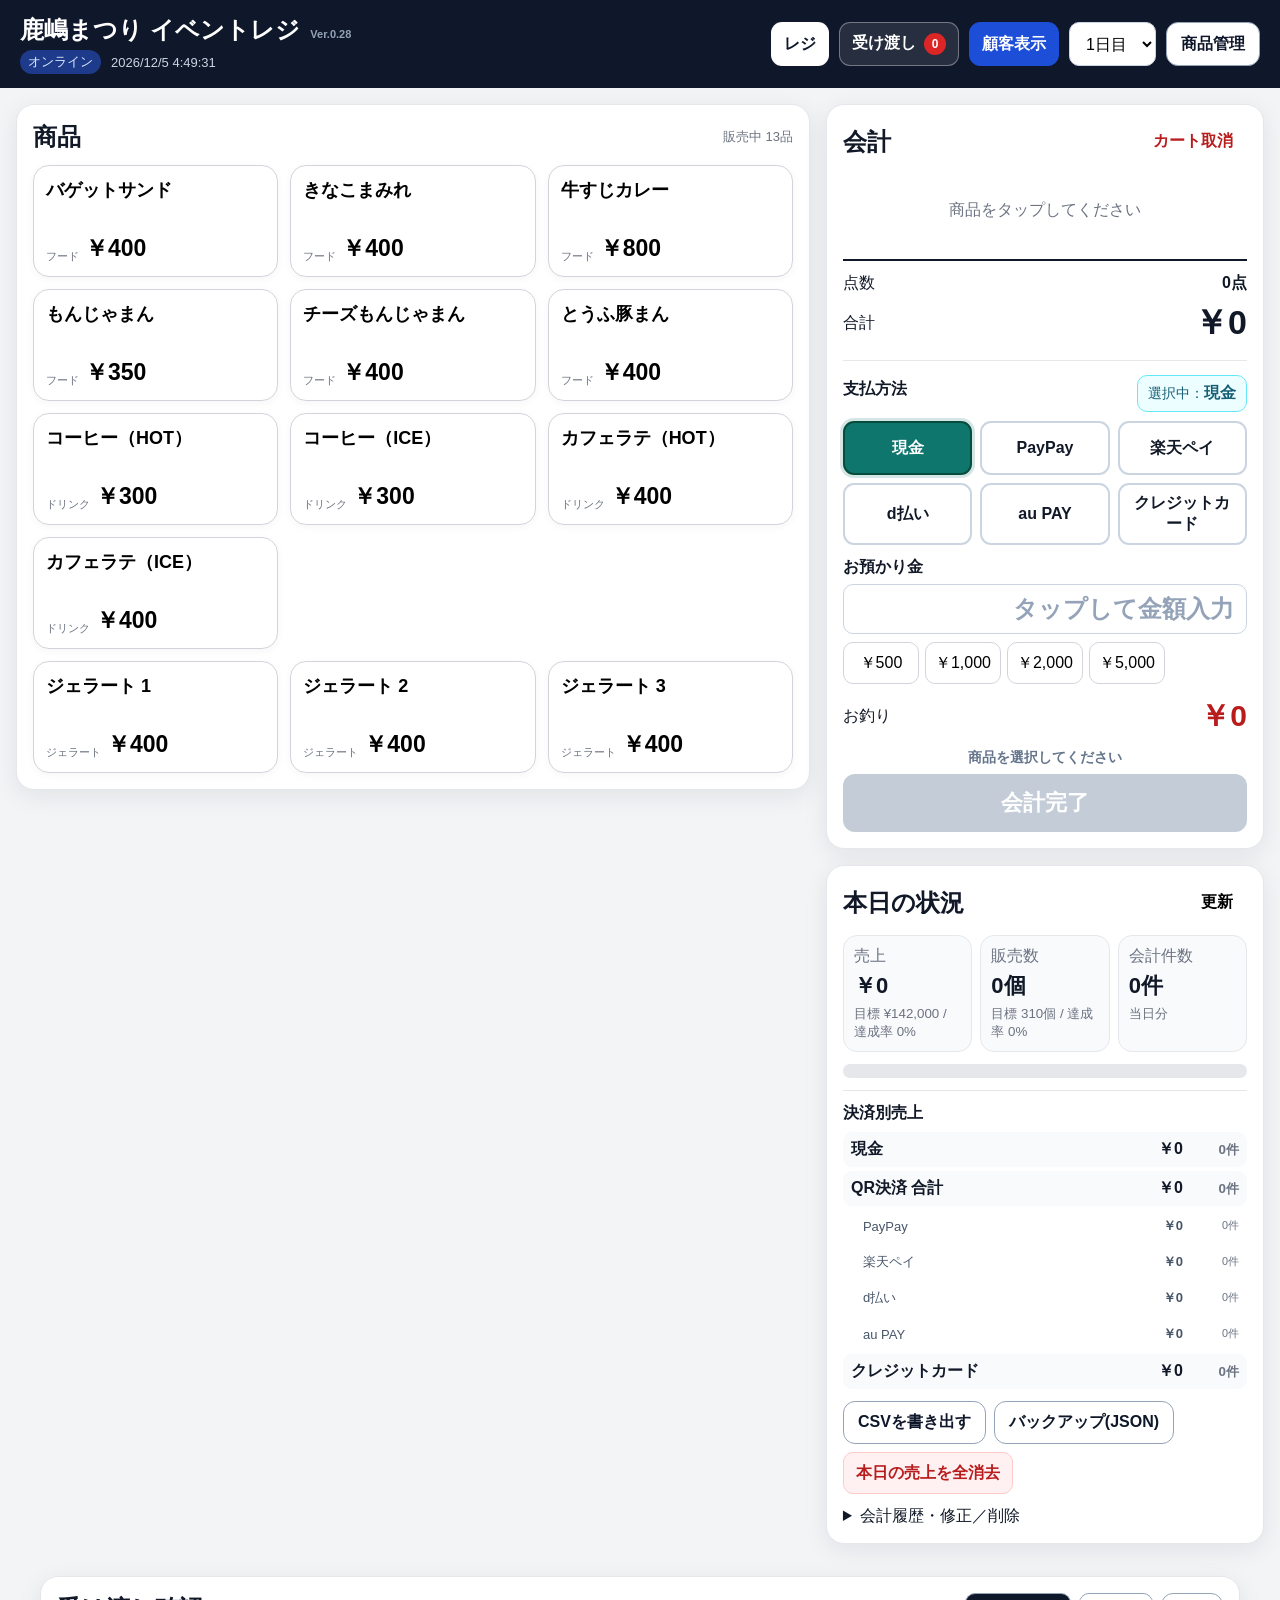
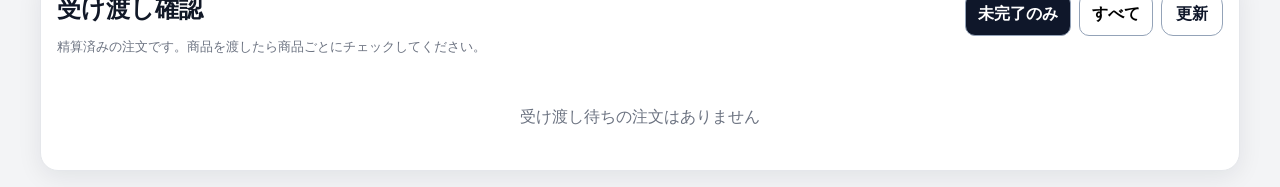
<file: index.html>
<!doctype html>
<html lang="ja">
<head>
  <meta charset="utf-8" />
  <meta name="viewport" content="width=device-width, initial-scale=1, viewport-fit=cover, user-scalable=no" />
  <meta name="theme-color" content="#0f172a" />
  <meta name="apple-mobile-web-app-capable" content="yes" />
  <meta name="apple-mobile-web-app-status-bar-style" content="black-translucent" />
  <meta name="apple-mobile-web-app-title" content="イベントレジ" />
  <link rel="manifest" href="manifest.webmanifest" />
  <link rel="apple-touch-icon" href="icons/icon-192.png" />
  <link rel="apple-touch-icon-precomposed" href="icons/icon-192.png" />
  <link rel="icon" type="image/png" href="icons/icon-192.png" />
  <link rel="stylesheet" href="styles.css?v=28" />
  <title>鹿嶋まつり イベントレジ</title>
</head>
<body>
  <header class="topbar">
    <div>
      <h1>鹿嶋まつり イベントレジ <span class="app-version">Ver.0.28</span></h1>
      <div class="subline"><span id="offlineBadge" class="badge">オフライン対応</span><span id="clock"></span></div>
    </div>
    <div class="header-actions">
      <button id="showRegister" class="nav-btn active" type="button">レジ</button>
      <button id="showFulfillment" class="nav-btn" type="button">受け渡し <span id="pendingBadge" class="count-badge">0</span></button>
      <button id="openCustomerDisplay" class="nav-btn customer-display-btn" type="button">顧客表示</button>
      <select id="eventDay" aria-label="日付区分">
        <option value="1">1日目</option>
        <option value="2">2日目</option>
      </select>
      <button id="openAdmin" class="secondary" type="button">商品管理</button>
    </div>
  </header>

  <main id="registerView" class="layout view active-view">
    <section class="panel products-panel">
      <div class="panel-title-row">
        <h2>商品</h2>
        <span id="activeProductCount" class="muted"></span>
      </div>
      <div id="productGrid" class="product-grid"></div>
    </section>

    <section class="panel cart-panel">
      <div class="panel-title-row"><h2>会計</h2><button id="clearCart" class="ghost danger">カート取消</button></div>
      <div id="cartEmpty" class="empty">商品をタップしてください</div>
      <div id="cartList" class="cart-list"></div>
      <div class="totals">
        <div><span>点数</span><strong id="itemCount">0点</strong></div>
        <div class="grand"><span>合計</span><strong id="grandTotal">¥0</strong></div>
      </div>
      <div class="payment-box">
        <div class="payment-title-row">
          <div class="payment-title">支払方法</div>
          <div class="selected-payment-display">選択中：<strong id="currentPaymentDisplay">現金</strong></div>
        </div>
        <div id="paymentMethods" class="payment-methods" role="group" aria-label="支払方法">
          <button type="button" class="payment-method active" data-payment="cash" aria-pressed="true">現金</button>
          <button type="button" class="payment-method" data-payment="paypay" aria-pressed="false">PayPay</button>
          <button type="button" class="payment-method" data-payment="rakutenpay" aria-pressed="false">楽天ペイ</button>
          <button type="button" class="payment-method" data-payment="dbarai" aria-pressed="false">d払い</button>
          <button type="button" class="payment-method" data-payment="aupay" aria-pressed="false">au PAY</button>
          <button type="button" class="payment-method" data-payment="credit" aria-pressed="false">クレジットカード</button>
        </div>
        <div id="cashPaymentArea">
          <label>お預かり金
            <input id="tendered" type="text" readonly aria-readonly="true" placeholder="タップして金額入力" />
          </label>
          <div class="quick-cash" id="quickCash"></div>
          <div class="change-row"><span>お釣り</span><strong id="change">¥0</strong></div>
        </div>
        <div id="cashlessPaymentArea" class="cashless-note" hidden>
          <strong id="selectedPaymentLabel">キャッシュレス決済</strong>
          <span>決済端末・決済アプリ側で支払い完了を確認してから「会計完了」を押してください。</span>
        </div>
        <div id="checkoutStatus" class="checkout-status muted-state">商品を選択してください</div>
        <button type="button" id="checkout" class="primary checkout" aria-disabled="true" data-ready="0" onclick="window.__kashimaCheckout && window.__kashimaCheckout(event)">会計完了</button>
      </div>
    </section>

    <section class="panel stats-panel">
      <div class="panel-title-row"><h2>本日の状況</h2><button id="refreshStats" class="ghost">更新</button></div>
      <div class="stat-cards">
        <div class="stat"><span>売上</span><strong id="todaySales">¥0</strong><small id="salesProgress">目標 ¥142,000</small></div>
        <div class="stat"><span>販売数</span><strong id="todayUnits">0個</strong><small id="unitsProgress">目標 310個</small></div>
        <div class="stat"><span>会計件数</span><strong id="todayTx">0件</strong><small>当日分</small></div>
      </div>
      <div class="progress-wrap"><div id="salesBar" class="progress-bar"></div></div>
      <div class="payment-summary-wrap">
        <h3>決済別売上</h3>
        <div id="paymentSummary" class="payment-summary"></div>
      </div>
      <div class="stats-actions">
        <button id="exportCsv" class="secondary">CSVを書き出す</button>
        <button id="exportBackup" class="secondary">バックアップ(JSON)</button>
        <button id="clearDaySales" class="danger-btn">本日の売上を全消去</button>
      </div>
      <details class="sales-log-wrap">
        <summary>会計履歴・修正／削除</summary>
        <div id="salesLog" class="sales-log"></div>
      </details>
    </section>
  </main>

  <main id="fulfillmentView" class="fulfillment-layout view">
    <section class="panel fulfillment-panel">
      <div class="panel-title-row fulfillment-head">
        <div>
          <h2>受け渡し確認</h2>
          <p class="muted">精算済みの注文です。商品を渡したら商品ごとにチェックしてください。</p>
        </div>
        <div class="fulfillment-filters">
          <button id="filterPending" class="filter-btn active" type="button">未完了のみ</button>
          <button id="filterAll" class="filter-btn" type="button">すべて</button>
          <button id="refreshFulfillment" class="secondary" type="button">更新</button>
        </div>
      </div>
      <div id="fulfillmentList" class="fulfillment-list"></div>
      <div id="fulfillmentEmpty" class="empty">受け渡し待ちの注文はありません</div>
    </section>
  </main>

  <dialog id="tenderDialog" class="tender-dialog">
    <div class="dialog-card small tender-card">
      <div class="dialog-head"><h2>お預かり金を入力</h2><button id="cancelTender" type="button" class="icon-btn" aria-label="閉じる">×</button></div>
      <div class="tender-summary"><span>会計金額</span><strong id="tenderTotalPreview">¥0</strong></div>
      <div class="tender-preview" id="tenderPreview">¥0</div>
      <div id="tenderPad" class="tender-pad" aria-label="金額入力キー">
        <button type="button" data-key="7">7</button><button type="button" data-key="8">8</button><button type="button" data-key="9">9</button>
        <button type="button" data-key="4">4</button><button type="button" data-key="5">5</button><button type="button" data-key="6">6</button>
        <button type="button" data-key="1">1</button><button type="button" data-key="2">2</button><button type="button" data-key="3">3</button>
        <button type="button" data-key="clear" class="tender-fn">C</button><button type="button" data-key="0">0</button><button type="button" data-key="back" class="tender-fn">⌫</button>
      </div>
      <button type="button" id="tenderExact" class="secondary tender-exact">ちょうど（会計金額）</button>
      <button id="confirmTender" type="button" class="primary tender-confirm">この金額で決定</button>
    </div>
  </dialog>

  <dialog id="checkoutDialog">
    <div class="dialog-card small checkout-complete-card">
      <div class="checkout-ok">✓</div>
      <h2>精算完了</h2>
      <div class="order-number-label">受付番号</div>
      <div id="checkoutOrderNo" class="order-number">—</div>
      <div id="checkoutSummary" class="checkout-summary"></div>
      <div class="dialog-footer checkout-footer">
        <button id="closeCheckoutDialog" class="secondary" type="button">続けて会計</button>
        <button id="goFulfillment" class="primary" type="button">受け渡し画面へ</button>
      </div>
    </div>
  </dialog>

  <dialog id="adminDialog">
    <form method="dialog" class="dialog-card" id="adminFormShell">
      <div class="dialog-head"><h2>商品管理</h2><button value="close" class="icon-btn" aria-label="閉じる">×</button></div>
      <p class="muted">販売済みの商品は履歴保護のため完全削除せず「販売停止」にします。</p>
      <div class="admin-sort-tools">
        <div>
          <strong>商品の並び順</strong>
          <small>この順番がレジ画面の商品ボタンに反映されます。各カテゴリーの「＋ 空白」で好きな位置に空白マスを作れます。</small>
        </div>
        <button id="sortByCategory" type="button" class="secondary">カテゴリー順に整列</button>
      </div>
      <div class="category-order-hint">カテゴリー順：<strong>フード → ドリンク → ジェラート → その他</strong>　空白マスも ↑↓ で移動できます。</div>
      <div id="adminList" class="admin-list"></div>
      <hr />
      <h3>商品を追加</h3>
      <div class="form-grid">
        <label>商品名<input id="newName" type="text" /></label>
        <label>価格<input id="newPrice" type="number" min="0" step="10" inputmode="numeric" /></label>
        <label>カテゴリー
          <select id="newCategory">
            <option>フード</option><option>ドリンク</option><option>ジェラート</option><option>その他</option>
          </select>
        </label>
      </div>
      <button id="addProduct" type="button" class="primary">＋ 商品を追加</button>
      <hr />
      <section class="ad-settings">
        <h3>顧客表示・広告設定</h3>
        <p class="muted">顧客表示を使っていない待機中は広告動画をループ再生します。動画はあとから差し替えできます。</p>
        <div class="ad-setting-row">
          <label class="file-picker">広告動画を選択
            <input id="adVideoFile" type="file" accept="video/mp4,video/quicktime,video/x-m4v" />
          </label>
          <div class="ad-video-meta">
            <strong id="adVideoName">広告動画：未設定</strong>
            <small>推奨：MP4（H.264）、横長、200MB以下</small>
          </div>
          <button id="removeAdVideo" type="button" class="danger-btn">広告動画を削除</button>
        </div>
        <div class="ad-setting-actions">
          <button id="previewCustomerDisplay" type="button" class="secondary">顧客表示を開く</button>
          <small>外部モニター接続時は、開いた顧客表示ウインドウを外部画面へ移動してください。</small>
        </div>
      </section>
      <div class="dialog-footer"><button value="close" class="secondary">閉じる</button></div>
    </form>
  </dialog>

  <dialog id="editDialog">
    <form method="dialog" class="dialog-card small" id="editForm">
      <div class="dialog-head"><h2>商品編集</h2><button value="close" class="icon-btn">×</button></div>
      <input type="hidden" id="editId" />
      <label>商品名<input id="editName" type="text" required /></label>
      <label>価格<input id="editPrice" type="number" min="0" step="10" inputmode="numeric" required /></label>
      <label>カテゴリー<select id="editCategory"><option>フード</option><option>ドリンク</option><option>ジェラート</option><option>その他</option></select></label>
      <div class="dialog-footer"><button value="close" class="secondary">キャンセル</button><button id="saveEdit" type="button" class="primary">保存</button></div>
    </form>
  </dialog>


  <dialog id="saleEditDialog">
    <div class="dialog-card small sale-edit-card">
      <div class="dialog-head"><div><h2>売上を修正</h2><p id="saleEditMeta" class="muted"></p></div><button type="button" class="icon-btn" onclick="document.getElementById('saleEditDialog').close()">×</button></div>
      <label>支払方法
        <select id="saleEditPayment">
          <option value="cash">現金</option><option value="paypay">PayPay</option><option value="rakutenpay">楽天ペイ</option><option value="dbarai">d払い</option><option value="aupay">au PAY</option><option value="credit">クレジットカード</option>
        </select>
      </label>
      <div id="saleEditItems" class="sale-edit-items"></div>
      <div class="sale-edit-add-wrap">
        <div class="sale-edit-add-head"><strong>同額商品を追加・入れ替え</strong><small>現在の会計に含まれる単価と同じ商品のみ表示します。入れ替える場合は、元の商品を「−」で0にしてから追加してください。</small></div>
        <div id="saleEditAddProducts" class="sale-edit-add-products"></div>
      </div>
      <div class="sale-edit-total"><span>修正後合計</span><strong id="saleEditTotal">¥0</strong></div>
      <p class="muted sale-edit-note">数量を0にすると、その商品をこの会計から削除します。同額商品は上の一覧から追加できます。受付番号は変更しません。</p>
      <div class="dialog-footer"><button type="button" class="secondary" onclick="document.getElementById('saleEditDialog').close()">キャンセル</button><button id="saveSaleEdit" type="button" class="primary">修正を保存</button></div>
    </div>
  </dialog>

  <div id="toast" class="toast" role="status"></div>
  <script src="app.js?v=28"></script>
</body>
</html>
</file>
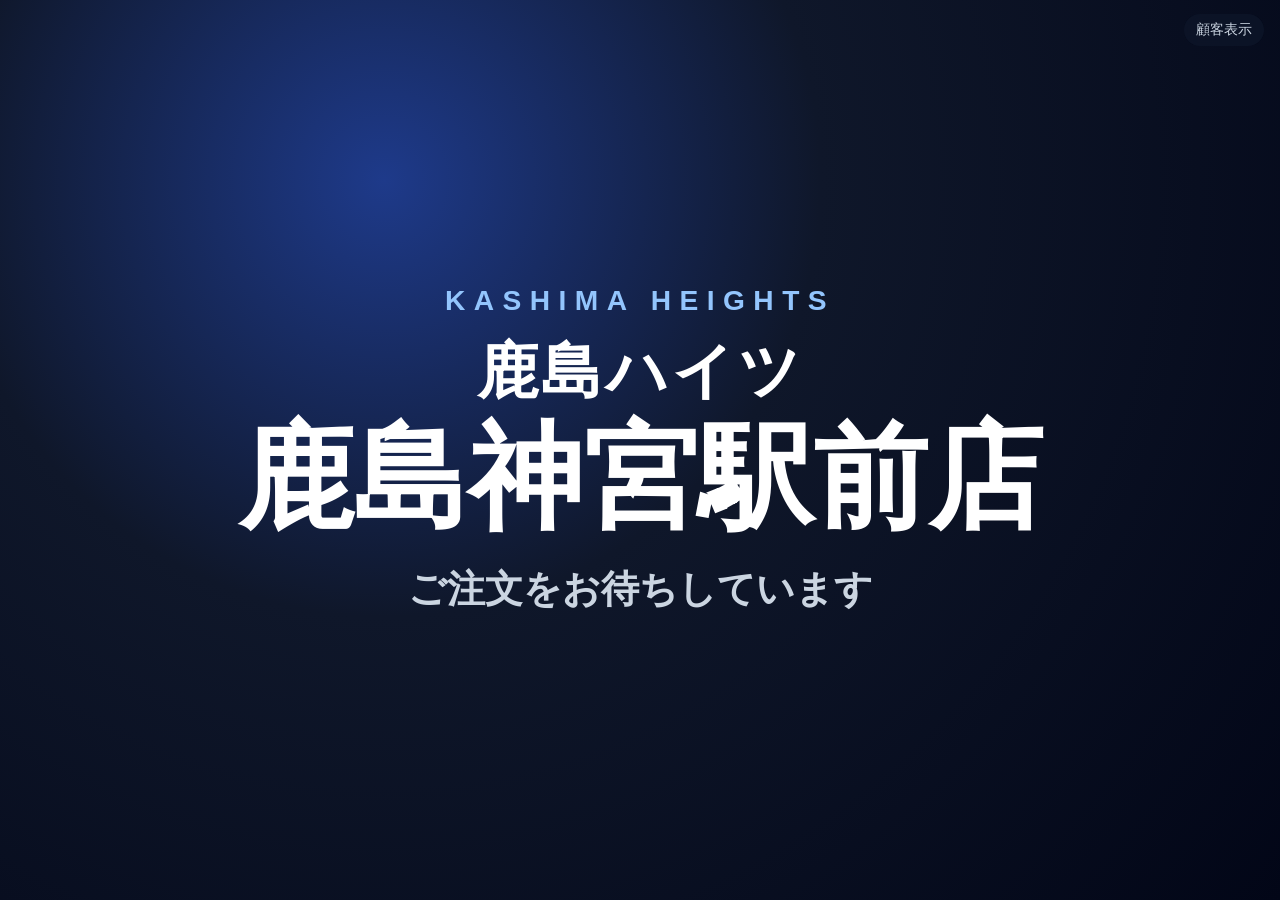
<file: customer.html>
<!doctype html>
<html lang="ja">
<head>
  <meta charset="utf-8" />
  <meta name="viewport" content="width=device-width, initial-scale=1, viewport-fit=cover, user-scalable=no" />
  <meta name="theme-color" content="#020617" />
  <meta name="apple-mobile-web-app-capable" content="yes" />
  <meta name="apple-mobile-web-app-status-bar-style" content="black-translucent" />
  <title>鹿島ハイツ 鹿島神宮駅前店 顧客表示</title>
  <link rel="stylesheet" href="customer.css?v=28" />
</head>
<body>
  <main class="customer-shell">
    <section id="standbyView" class="customer-view active">
      <video id="adVideo" class="ad-video" muted playsinline webkit-playsinline autoplay loop preload="auto" hidden></video>
      <div id="standbyFallback" class="standby-fallback">
        <div class="standby-mark">KASHIMA HEIGHTS</div>
        <h1><span class="standby-title-small">鹿島ハイツ</span><span class="standby-title-main">鹿島神宮駅前店</span></h1>
        <p>ご注文をお待ちしています</p>
      </div>
    </section>

    <section id="orderView" class="customer-view order-view">
      <div class="customer-headline">ご注文内容</div>
      <div class="order-main-layout">
        <div class="order-list-pane">
          <div id="customerItems" class="customer-items"></div>
        </div>
        <aside class="order-side-pane">
          <div id="customerQrInfo" class="customer-qr-info" hidden>
            <div class="customer-qr-header">QRコード決済</div>
            <div class="customer-qr-method" id="customerQrMethod">PayPay / 楽天ペイ / d払い / au PAY</div>
            <img class="customer-qr-logo-strip" src="./assets/payment-logos.png" alt="対応QR決済ブランド" />
            <div class="customer-qr-card">
              <img id="customerQrImage" class="customer-qr-image" src="./assets/payment-qr.png" alt="決済用QRコード" />
            </div>
            <div class="customer-qr-note">
              <p>こちらのQRコードを、スマートフォンの決済画面からカメラで読み取ってください。</p>
              <p>決済完了まで、画面を閉じずにお待ちください。</p>
            </div>
          </div>
          <div class="customer-summary-block">
            <div class="customer-total-row"><span>合計</span><strong id="customerTotal">¥0</strong></div>
            <div class="customer-payment-row">お支払い：<strong id="customerPayment">現金</strong></div>
            <div id="customerCashInfo" class="customer-cash-info" hidden>
              <div class="customer-cash-box"><span>お預かり</span><strong id="customerTendered">¥0</strong></div>
              <div class="customer-cash-box"><span>お釣り</span><strong id="customerChange">¥0</strong></div>
            </div>
          </div>
        </aside>
      </div>
    </section>

    <section id="completeView" class="customer-view complete-view">
      <div class="complete-check">✓</div>
      <div class="complete-title">お会計ありがとうございました</div>
      <div class="complete-order-label">受付番号</div>
      <div id="completeOrderNo" class="complete-order-no">---</div>
      <div id="completePayment" class="complete-payment"></div>
      <div id="completeChange" class="complete-change"></div>
      <div class="complete-note">商品受け渡しまでお待ちください</div>
    </section>

    <div id="connectionBadge" class="connection-badge">顧客表示</div>
  </main>
  <script src="customer.js?v=28"></script>
</body>
</html>
</file>
<file: styles.css>
:root{--bg:#f3f4f6;--panel:#fff;--text:#111827;--muted:#6b7280;--line:#e5e7eb;--primary:#0f766e;--primary2:#115e59;--danger:#b91c1c;--shadow:0 6px 24px rgba(15,23,42,.08)}
*{box-sizing:border-box}html,body{margin:0;min-height:100%;font-family:-apple-system,BlinkMacSystemFont,"Hiragino Sans","Yu Gothic",Meiryo,sans-serif;background:var(--bg);color:var(--text);-webkit-tap-highlight-color:transparent}button,input,select{font:inherit}button{cursor:pointer;touch-action:manipulation}.topbar{position:sticky;top:0;z-index:10;background:#0f172a;color:#fff;padding:max(14px,env(safe-area-inset-top)) 20px 14px;display:flex;justify-content:space-between;align-items:center;gap:16px}.topbar h1{font-size:24px;margin:0 0 4px}.subline{display:flex;gap:10px;align-items:center;color:#cbd5e1;font-size:13px}.badge{padding:3px 8px;border-radius:999px;background:#14532d;color:#dcfce7}.badge.online{background:#1e3a8a;color:#dbeafe}.header-actions{display:flex;gap:10px;align-items:center}.header-actions select,.header-actions button{min-height:44px}.layout{display:grid;grid-template-columns:minmax(0,1.45fr) minmax(330px,.8fr);gap:16px;padding:16px;align-items:start}.panel{background:var(--panel);border:1px solid var(--line);border-radius:18px;box-shadow:var(--shadow);padding:16px}.products-panel{grid-row:span 2}.panel-title-row{display:flex;justify-content:space-between;align-items:center;gap:10px;margin-bottom:12px}.panel h2,.panel h3{margin:0}.muted{color:var(--muted);font-size:13px}.product-grid{display:grid;grid-template-columns:repeat(3,minmax(0,1fr));gap:12px}.product-btn{min-height:112px;border:1px solid #d1d5db;border-radius:16px;background:#fff;padding:12px;text-align:left;display:flex;flex-direction:column;justify-content:space-between;box-shadow:0 2px 8px rgba(15,23,42,.04)}.product-btn:active{transform:scale(.985)}.product-btn .name{font-weight:800;font-size:18px}.product-btn .meta{display:flex;justify-content:space-between;align-items:end;gap:6px}.product-btn .price{font-size:23px;font-weight:900}.product-btn .cat{font-size:11px;color:var(--muted)}.cart-list{display:flex;flex-direction:column;gap:8px}.cart-row{display:grid;grid-template-columns:1fr auto;gap:8px;border-bottom:1px solid var(--line);padding:9px 0}.cart-name{font-weight:700}.cart-sub{font-size:12px;color:var(--muted)}.qty-controls{display:flex;align-items:center;gap:6px}.qty-controls button{width:38px;height:38px;border-radius:10px;border:1px solid #d1d5db;background:#fff;font-size:20px}.qty-controls strong{min-width:24px;text-align:center}.empty{padding:26px 8px;text-align:center;color:var(--muted)}.totals{border-top:2px solid #111827;margin-top:12px;padding-top:12px;display:grid;gap:6px}.totals>div{display:flex;justify-content:space-between;align-items:center}.grand strong{font-size:34px}.payment-box{margin-top:14px;padding-top:14px;border-top:1px solid var(--line)}label{display:grid;gap:6px;font-weight:700}input,select{border:1px solid #cbd5e1;border-radius:10px;padding:10px 12px;background:#fff;min-height:44px}.payment-box input{font-size:24px;text-align:right}.quick-cash{display:grid;grid-template-columns:repeat(4,1fr);gap:6px;margin-top:8px}.quick-cash button{min-height:42px;border-radius:10px;border:1px solid #d1d5db;background:#fff}.change-row{display:flex;justify-content:space-between;align-items:center;margin:12px 0}.change-row strong{font-size:30px}.primary,.secondary,.ghost{border-radius:12px;padding:10px 14px;font-weight:800}.primary{border:0;background:var(--primary);color:#fff}.primary:active{background:var(--primary2)}.primary:disabled{opacity:.35}.secondary{border:1px solid #94a3b8;background:#fff;color:#0f172a}.ghost{border:0;background:transparent}.danger{color:var(--danger)}.checkout{width:100%;min-height:58px;font-size:22px}.stat-cards{display:grid;grid-template-columns:repeat(3,1fr);gap:8px}.stat{background:#f8fafc;border:1px solid var(--line);border-radius:14px;padding:10px}.stat span,.stat small{display:block;color:var(--muted)}.stat strong{display:block;font-size:22px;margin:4px 0}.progress-wrap{height:14px;border-radius:999px;background:#e5e7eb;overflow:hidden;margin:12px 0}.progress-bar{height:100%;width:0;background:var(--primary);transition:width .2s}.stats-actions{display:flex;gap:8px;flex-wrap:wrap}.sales-log{display:grid;gap:8px;margin-top:10px}.log-item{border:1px solid var(--line);border-radius:10px;padding:8px;font-size:13px}.sales-log-wrap{margin-top:12px}dialog{border:0;border-radius:18px;padding:0;max-width:min(860px,94vw);width:100%;box-shadow:0 25px 80px rgba(0,0,0,.3)}dialog::backdrop{background:rgba(15,23,42,.6)}.dialog-card{padding:18px;max-height:86vh;overflow:auto}.dialog-card.small{max-width:520px;margin:auto}.dialog-head{display:flex;justify-content:space-between;align-items:center;gap:12px;margin-bottom:10px}.icon-btn{border:0;background:#f1f5f9;border-radius:10px;width:42px;height:42px;font-size:28px}.admin-list{display:grid;gap:8px}.admin-row{display:grid;grid-template-columns:1fr auto auto auto auto;gap:6px;align-items:center;border:1px solid var(--line);border-radius:12px;padding:8px}.admin-row.off{opacity:.5}.admin-main strong{display:block}.admin-main small{color:var(--muted)}.mini{border:1px solid #cbd5e1;background:#fff;border-radius:8px;min-width:40px;min-height:38px}.form-grid{display:grid;grid-template-columns:2fr 1fr 1fr;gap:10px;margin:10px 0}.dialog-footer{display:flex;justify-content:flex-end;gap:8px;margin-top:16px}.toast{position:fixed;left:50%;bottom:calc(24px + env(safe-area-inset-bottom));transform:translateX(-50%) translateY(20px);background:#111827;color:#fff;padding:10px 16px;border-radius:999px;opacity:0;pointer-events:none;transition:.2s;z-index:100}.toast.show{opacity:1;transform:translateX(-50%) translateY(0)}
@media(max-width:980px){.layout{grid-template-columns:1fr}.products-panel{grid-row:auto}.product-grid{grid-template-columns:repeat(3,minmax(0,1fr))}.stats-panel{order:3}}
@media(max-width:680px){.topbar{align-items:flex-start}.topbar h1{font-size:19px}.header-actions{flex-direction:column;align-items:stretch}.product-grid{grid-template-columns:repeat(2,minmax(0,1fr))}.stat-cards{grid-template-columns:1fr}.form-grid{grid-template-columns:1fr}.admin-row{grid-template-columns:1fr repeat(4,auto)}}
.payment-title{font-weight:800;margin-bottom:8px}.payment-methods{display:grid;grid-template-columns:repeat(3,minmax(0,1fr));gap:7px;margin-bottom:12px}.payment-method{min-height:48px;border:1px solid #cbd5e1;border-radius:11px;background:#fff;font-weight:800;padding:8px}.payment-method.active{background:#0f766e;color:#fff;border-color:#0f766e;box-shadow:0 0 0 2px rgba(15,118,110,.14)}.cashless-note{border:1px solid #bae6fd;background:#f0f9ff;border-radius:12px;padding:12px;margin:8px 0 12px}.cashless-note strong,.cashless-note span{display:block}.cashless-note strong{font-size:18px;margin-bottom:4px}.cashless-note span{font-size:12px;color:#475569}.payment-summary-wrap{border-top:1px solid var(--line);padding-top:12px;margin:12px 0}.payment-summary-wrap h3{font-size:16px;margin:0 0 8px}.payment-summary{display:grid;gap:4px}.payment-summary-row{display:grid;grid-template-columns:1fr auto 48px;gap:8px;align-items:center;padding:7px 8px;border-radius:9px}.payment-summary-row.main{background:#f8fafc;font-weight:700}.payment-summary-row.sub{padding-left:20px;color:#475569;font-size:13px}.payment-summary-row small{text-align:right;color:var(--muted)}.payment-chip{display:inline-block;font-size:11px;padding:2px 7px;border-radius:999px;background:#e2e8f0;color:#334155;margin-left:4px}@media(max-width:680px){.payment-methods{grid-template-columns:repeat(2,minmax(0,1fr))}}
/* v0.4 payment + fulfillment */
.nav-btn{min-height:44px;border:1px solid rgba(255,255,255,.35);border-radius:11px;background:rgba(255,255,255,.10);color:#fff;padding:8px 12px;font-weight:800}.nav-btn.active{background:#fff;color:#0f172a}.count-badge{display:inline-grid;place-items:center;min-width:22px;height:22px;border-radius:999px;background:#dc2626;color:#fff;font-size:12px;margin-left:4px;padding:0 5px}.payment-title-row{display:flex;justify-content:space-between;align-items:center;gap:8px;margin-bottom:9px}.selected-payment-display{font-size:14px;padding:7px 10px;border-radius:10px;background:#ecfeff;border:1px solid #67e8f9;color:#155e75}.selected-payment-display strong{font-size:16px}.payment-methods{grid-template-columns:repeat(3,minmax(0,1fr));gap:8px}.payment-method{min-height:54px;font-size:16px;border:2px solid #cbd5e1;background:#fff;color:#111827}.payment-method.active,.payment-method[aria-pressed="true"]{background:#0f766e!important;color:#fff!important;border-color:#064e3b!important;box-shadow:0 0 0 3px rgba(15,118,110,.18)!important}.payment-method:active{transform:scale(.98)}
.fulfillment-layout{padding:16px}.fulfillment-panel{max-width:1200px;margin:0 auto}.fulfillment-head{align-items:flex-start}.fulfillment-filters{display:flex;gap:8px;flex-wrap:wrap}.filter-btn{min-height:42px;border:1px solid #94a3b8;border-radius:10px;background:#fff;padding:8px 12px;font-weight:800}.filter-btn.active{background:#0f172a;color:#fff}.fulfillment-list{display:grid;grid-template-columns:repeat(2,minmax(0,1fr));gap:12px}.fulfillment-card{border:2px solid #f59e0b;border-radius:16px;padding:14px;background:#fffbeb}.fulfillment-card.done{border-color:#86efac;background:#f0fdf4;opacity:.84}.fulfillment-card-head{display:flex;justify-content:space-between;gap:12px;align-items:flex-start;border-bottom:1px solid rgba(100,116,139,.25);padding-bottom:10px;margin-bottom:9px}.order-no{font-size:16px}.order-no strong{font-size:30px;margin-left:5px}.order-meta{color:#64748b;font-size:13px}.status-pill{white-space:nowrap;border-radius:999px;padding:5px 9px;font-size:12px;font-weight:900}.status-pill.pending{background:#fef3c7;color:#92400e}.status-pill.done{background:#dcfce7;color:#166534}.fulfillment-items{display:grid;gap:7px}.fulfillment-item{position:relative;display:grid;grid-template-columns:34px 1fr auto;align-items:center;gap:8px;border:1px solid #d1d5db;background:#fff;border-radius:12px;padding:10px 12px;min-height:52px;cursor:pointer}.fulfillment-item input{position:absolute;opacity:0;pointer-events:none}.checkmark{width:27px;height:27px;border:2px solid #94a3b8;border-radius:7px;display:grid;place-items:center}.fulfillment-item input:checked+.checkmark{background:#16a34a;border-color:#16a34a}.fulfillment-item input:checked+.checkmark:after{content:'✓';color:white;font-weight:900;font-size:19px}.fulfillment-item.delivered .fulfillment-name{text-decoration:line-through;color:#64748b}.fulfillment-name{font-size:17px;font-weight:800}.fulfillment-item strong{font-size:19px}.fulfillment-card-actions{display:flex;justify-content:flex-end;margin-top:10px}.checkout-complete-card{text-align:center}.checkout-ok{width:58px;height:58px;border-radius:999px;background:#dcfce7;color:#15803d;display:grid;place-items:center;font-size:34px;font-weight:900;margin:4px auto 10px}.order-number-label{color:#64748b;font-size:13px}.order-number{font-size:64px;font-weight:950;line-height:1;margin:4px 0 12px}.checkout-summary{background:#f8fafc;border-radius:12px;padding:12px;text-align:left;line-height:1.7}.checkout-footer{justify-content:center}
@media(max-width:900px){.fulfillment-list{grid-template-columns:1fr}.header-actions{gap:6px}.nav-btn{padding:7px 9px}.payment-title-row{align-items:flex-start;flex-direction:column}.selected-payment-display{width:100%}}

/* v0.5 cash keypad */
#tendered{cursor:pointer;background:#fff;font-weight:900;color:#0f172a}#tendered::placeholder{font-weight:600;color:#94a3b8}.quick-cash{grid-template-columns:repeat(5,minmax(0,1fr))}.quick-cash .exact-cash{background:#ecfeff;border-color:#67e8f9;color:#155e75;font-weight:800}.tender-card{max-width:480px!important}.tender-summary{display:flex;justify-content:space-between;align-items:center;background:#f8fafc;border-radius:12px;padding:10px 12px;margin-bottom:10px}.tender-summary strong{font-size:22px}.tender-preview{font-size:52px;font-weight:950;text-align:right;padding:10px 12px;border:2px solid #0f766e;border-radius:14px;background:#fff;margin-bottom:12px;min-height:78px}.tender-pad{display:grid;grid-template-columns:repeat(3,1fr);gap:9px}.tender-pad button{min-height:64px;border:1px solid #cbd5e1;border-radius:14px;background:#fff;font-size:30px;font-weight:900;touch-action:manipulation}.tender-pad button:active{transform:scale(.97);background:#f1f5f9}.tender-pad .tender-fn{font-size:22px;background:#f8fafc}.tender-exact,.tender-confirm{width:100%;min-height:52px;margin-top:10px;font-size:18px}.tender-confirm{font-size:21px}@media(max-width:680px){.quick-cash{grid-template-columns:repeat(3,minmax(0,1fr))}.tender-preview{font-size:42px}}

/* v0.6 checkout reliability */
.checkout.not-ready{opacity:.55;background:#94a3b8}.checkout-status{margin:8px 0 7px;text-align:center;font-weight:800;font-size:14px}.checkout-status.muted-state{color:#64748b}.checkout-status.warn-state{color:#b45309;background:#fffbeb;border:1px solid #fde68a;border-radius:9px;padding:7px}.checkout-status.ready-state{color:#166534;background:#f0fdf4;border:1px solid #86efac;border-radius:9px;padding:7px}

/* v0.8 iPad checkout tap hardening */
#checkout{position:relative;z-index:3;pointer-events:auto!important;-webkit-user-select:none;user-select:none;touch-action:manipulation}
#checkout.processing{opacity:.75}

/* v0.9 navigation / iPad tap robustness */
#registerView,#fulfillmentView{scroll-margin-top:96px}.panel-title-row button,.header-actions button,.checkout-footer button{touch-action:manipulation;-webkit-user-select:none;user-select:none}.fulfillment-layout{display:block!important}


/* v0.10 sales correction / reset */
.danger-btn{border:1px solid #fecaca;background:#fff1f2;color:#b91c1c;border-radius:10px;min-height:42px;padding:8px 12px;font-weight:850;touch-action:manipulation}.danger-btn:active{background:#ffe4e6}.sale-manage-row{display:flex;justify-content:space-between;gap:10px;align-items:center}.sale-log-main{min-width:0}.sale-log-items{margin-top:5px;color:#475569}.sale-log-actions{display:flex;gap:6px;flex:0 0 auto}.sale-log-actions button{min-height:38px}.small-empty{padding:12px}.sale-edit-card{max-width:620px!important}.sale-edit-items{display:grid;gap:9px;margin:12px 0}.sale-edit-item{display:grid;grid-template-columns:1fr auto;gap:12px;align-items:center;border:1px solid #dbe2ea;border-radius:12px;padding:10px 12px;background:#fff}.sale-edit-item small{display:block;color:#64748b;margin-top:2px}.sale-edit-qty{display:grid;grid-template-columns:44px 36px 44px;align-items:center;text-align:center;gap:5px}.sale-edit-qty button{height:44px;border:1px solid #cbd5e1;border-radius:10px;background:#fff;font-size:22px;font-weight:900}.sale-edit-qty strong{font-size:18px}.sale-edit-total{display:flex;justify-content:space-between;align-items:center;border-top:2px solid #0f172a;padding-top:12px;margin-top:10px}.sale-edit-total strong{font-size:28px}.sale-edit-note{font-size:12px}.sale-edit-card select{width:100%;min-height:46px;margin-top:5px}.sales-log-wrap[open] summary{margin-bottom:10px}@media(max-width:680px){.sale-manage-row{align-items:flex-start;flex-direction:column}.sale-log-actions{width:100%}.sale-log-actions button{flex:1}}

.sale-edit-add-wrap{margin:12px 0 4px;border:1px solid #dbe2ea;border-radius:12px;padding:12px;background:#f8fafc}.sale-edit-add-head{display:grid;gap:3px;margin-bottom:10px}.sale-edit-add-head small{color:#64748b;font-size:12px;line-height:1.4}.sale-edit-add-products{display:flex;flex-wrap:wrap;gap:8px}.sale-edit-add-btn{border:1px solid #99f6e4;background:#ecfdf5;color:#065f46;border-radius:10px;padding:9px 11px;font-weight:850;min-height:42px;touch-action:manipulation}.sale-edit-add-btn small{display:block;font-weight:700;color:#0f766e;margin-top:2px}.sale-edit-add-empty{color:#64748b;font-size:13px;padding:6px 0}\n\n/* v0.12 offline hardening + product reorder clarity */\n.admin-sort-tools{display:flex;justify-content:space-between;align-items:center;gap:12px;padding:12px;border:1px solid #dbe2ea;border-radius:12px;background:#f8fafc;margin:10px 0 8px}.admin-sort-tools>div{display:grid;gap:3px}.admin-sort-tools small{color:#64748b}.category-order-hint{font-size:13px;color:#475569;margin:0 0 12px;padding:7px 10px;background:#f0fdfa;border-radius:9px}.admin-category-heading{display:flex;justify-content:space-between;align-items:center;gap:8px;padding:10px 4px 5px;margin-top:5px;border-bottom:2px solid #cbd5e1;color:#0f172a}.admin-category-heading span{font-weight:900}.admin-category-heading small{color:#64748b}.admin-order-no{display:inline-grid;place-items:center;min-width:25px;height:25px;border-radius:999px;background:#e2e8f0;color:#334155;font-size:12px;margin-right:8px}.category-chip{display:inline-block;border-radius:999px;background:#ecfeff;color:#155e75;padding:2px 7px;font-weight:800;margin-right:5px}.admin-row .move-up,.admin-row .move-down{font-size:20px;font-weight:900;min-width:44px;touch-action:manipulation}@media(max-width:680px){.admin-sort-tools{align-items:stretch;flex-direction:column}.admin-sort-tools button{width:100%}}\n
.product-spacer{min-height:112px;pointer-events:none;visibility:hidden}
@media(max-width:680px){.product-spacer{display:none}}

.app-version{font-size:11px;color:#94a3b8;margin-left:4px}

/* v0.15 arbitrary blank slots */
.admin-category-actions{display:flex;align-items:center;gap:8px}.admin-category-actions .add-spacer{min-height:34px;padding:5px 9px;background:#fff;border:1px solid #94a3b8;border-radius:8px;font-weight:800}.spacer-row{background:repeating-linear-gradient(135deg,#f8fafc,#f8fafc 8px,#eef2f7 8px,#eef2f7 16px);border-style:dashed}.spacer-row .admin-main strong{color:#64748b}.spacer-row .delete-spacer{color:#b91c1c;border-color:#fecaca;background:#fff1f2}@media(max-width:680px){.admin-category-actions{align-items:flex-end;flex-direction:column;gap:4px}}

/* v0.17 customer display + advertising */
.customer-display-btn{background:#1d4ed8;color:#fff;border-color:#1d4ed8}.customer-display-btn:hover{background:#1e40af}.ad-settings{border:1px solid #bfdbfe;border-radius:14px;padding:14px;background:#eff6ff}.ad-settings h3{margin-top:0}.ad-setting-row{display:grid;grid-template-columns:auto 1fr auto;gap:12px;align-items:center}.file-picker{display:inline-flex;align-items:center;justify-content:center;min-height:44px;padding:9px 12px;border-radius:10px;background:#fff;border:1px solid #93c5fd;color:#1e3a8a;font-weight:850;cursor:pointer}.file-picker input{position:absolute;opacity:0;pointer-events:none;width:1px;height:1px}.ad-video-meta{display:grid;gap:3px;min-width:0}.ad-video-meta strong{white-space:nowrap;overflow:hidden;text-overflow:ellipsis}.ad-video-meta small,.ad-setting-actions small{color:#64748b}.ad-setting-actions{display:flex;gap:12px;align-items:center;margin-top:12px}@media(max-width:760px){.ad-setting-row{grid-template-columns:1fr}.ad-setting-row>*{width:100%}.ad-setting-actions{align-items:stretch;flex-direction:column}}
</file>
<file: customer.css>
*{box-sizing:border-box}
[hidden]{display:none!important}
html,body{margin:0;width:100%;height:100%;background:#020617;font-family:-apple-system,BlinkMacSystemFont,"Hiragino Sans","Yu Gothic",sans-serif;color:#fff;overflow:hidden}
.customer-shell{position:fixed;inset:0;background:#020617}
.customer-view{position:absolute;inset:0;display:none}
.customer-view.active{display:flex}
#standbyView{align-items:center;justify-content:center;overflow:hidden;background:#020617}
.standby-fallback{width:100%;height:100%;display:flex;flex-direction:column;align-items:center;justify-content:center;background:radial-gradient(circle at 30% 20%,#1e3a8a 0,#0f172a 38%,#020617 100%);text-align:center;padding:4vh 4vw}
.standby-mark{font-size:clamp(18px,2.2vw,34px);letter-spacing:.3em;color:#93c5fd;font-weight:800;margin-bottom:20px}
.standby-fallback h1{display:flex;flex-direction:column;align-items:center;gap:.12em;font-size:clamp(58px,10vw,150px);margin:0;line-height:1;font-weight:950}
.standby-title-small{font-size:clamp(34px,4.8vw,72px);line-height:1.1;font-weight:800;letter-spacing:.06em}
.standby-title-main{font-size:clamp(58px,9vw,128px);line-height:1;font-weight:950}
.standby-fallback p{font-size:clamp(24px,3vw,48px);margin:28px 0 0;color:#cbd5e1;font-weight:700}
.ad-video{position:absolute;inset:0;width:100%;height:100%;display:block;object-fit:contain;background:#020617}
.order-view{padding:3.5vh 4vw 4vh;flex-direction:column;background:linear-gradient(180deg,#0f172a 0%,#111827 100%)}
.customer-headline{font-size:clamp(34px,4.6vw,72px);font-weight:950;border-bottom:3px solid rgba(255,255,255,.2);padding-bottom:18px;flex:0 0 auto}
.order-main-layout{display:grid;grid-template-columns:minmax(0,1.25fr) minmax(420px,.95fr);gap:2.2vw;flex:1;min-height:0;padding-top:2.2vh}
.order-list-pane,.order-side-pane{min-height:0}
.order-list-pane{display:flex;flex-direction:column}
.customer-items{display:grid;gap:12px;align-content:start;overflow:auto;padding-right:1vw}
.customer-item{display:grid;grid-template-columns:minmax(0,1fr) auto auto;gap:18px;align-items:center;font-size:clamp(24px,2.75vw,48px);padding:10px 0;border-bottom:1px solid rgba(255,255,255,.08)}
.customer-item-name{font-weight:850;line-height:1.2;min-width:0;word-break:break-word}
.customer-item-qty{font-weight:800;color:#cbd5e1;white-space:nowrap}
.customer-item-sub{font-weight:950;text-align:right;white-space:nowrap}
.order-side-pane{display:flex;flex-direction:column;gap:14px;min-width:0}
.customer-total-row{display:flex;justify-content:space-between;align-items:flex-end;border-top:4px solid #fff;padding-top:18px;font-size:clamp(30px,3.6vw,62px);font-weight:900}
.customer-total-row strong{font-size:clamp(54px,7.2vw,112px);line-height:.95;text-align:right;margin-left:18px}
.customer-payment-row{font-size:clamp(22px,2.2vw,36px);color:#cbd5e1;text-align:right}
.customer-payment-row strong{color:#fff}
.customer-cash-info{display:grid;grid-template-columns:1fr 1fr;gap:14px}
.customer-cash-box{background:rgba(255,255,255,.08);border:1px solid rgba(255,255,255,.14);border-radius:18px;padding:18px 20px;display:flex;justify-content:space-between;align-items:flex-end;font-size:clamp(18px,1.8vw,28px);color:#cbd5e1;gap:12px}
.customer-cash-box strong{font-size:clamp(26px,2.8vw,46px);color:#fff;line-height:1;white-space:nowrap}
.customer-qr-info{margin-top:auto;background:rgba(255,255,255,.06);border:1px solid rgba(255,255,255,.12);border-radius:28px;padding:20px 22px 22px;display:flex;flex-direction:column;align-items:center;text-align:center;gap:12px;box-shadow:0 20px 44px rgba(0,0,0,.2)}
.customer-qr-header{font-size:clamp(22px,2vw,34px);font-weight:900;color:#bfdbfe;letter-spacing:.05em}
.customer-qr-method{font-size:clamp(20px,1.8vw,30px);font-weight:800}
.customer-qr-logo-strip{display:block;width:min(100%,620px);height:auto;max-height:84px;object-fit:contain;border-radius:12px;background:#fff;padding:6px 10px}
.customer-qr-card{background:#fff;border-radius:26px;padding:14px;display:flex;align-items:center;justify-content:center;width:min(100%,560px);box-shadow:0 14px 30px rgba(0,0,0,.22)}
.customer-qr-image{display:block;width:100%;height:auto;max-width:420px;max-height:420px;object-fit:contain}
.customer-qr-note{display:grid;gap:8px;font-size:clamp(18px,1.55vw,26px);line-height:1.45;color:#e5e7eb}
.customer-qr-note p{margin:0}
.complete-view{flex-direction:column;align-items:center;justify-content:center;background:radial-gradient(circle at center,#14532d 0,#052e16 48%,#020617 100%);text-align:center;padding:4vh 4vw}
.complete-check{width:110px;height:110px;border-radius:999px;background:#dcfce7;color:#166534;display:grid;place-items:center;font-size:72px;font-weight:950;margin-bottom:20px}
.complete-title{font-size:clamp(34px,4.6vw,70px);font-weight:950}
.complete-order-label{font-size:clamp(20px,2.5vw,36px);color:#bbf7d0;margin-top:30px}
.complete-order-no{font-size:clamp(100px,16vw,230px);font-weight:1000;line-height:.9}
.complete-payment,.complete-change{font-size:clamp(22px,2.8vw,42px);margin-top:16px}
.complete-note{font-size:clamp(24px,3.2vw,48px);margin-top:28px;color:#dcfce7;font-weight:800}
.connection-badge{position:absolute;right:16px;top:14px;padding:7px 12px;border-radius:999px;background:rgba(15,23,42,.72);backdrop-filter:blur(8px);font-size:14px;color:#cbd5e1;z-index:5}
@media (max-width: 1100px){
  .order-main-layout{grid-template-columns:1fr;gap:18px;overflow:auto}
  .customer-items{padding-right:0}
  .customer-qr-info{margin-top:0}
}


/* Ver.0.25: QR/現金表示の厳密な切替と、全体が画面内に収まるレスポンシブ調整 */
.customer-cash-info[hidden],.customer-qr-info[hidden]{display:none!important}
.order-view{padding:2.8vh 3.2vw 3.2vh;overflow:hidden}
.customer-headline{font-size:clamp(32px,4.0vw,64px);padding-bottom:12px}
.order-main-layout{grid-template-columns:minmax(0,1.18fr) minmax(360px,.82fr);gap:1.8vw;min-height:0;padding-top:1.5vh;overflow:hidden}
.order-list-pane{overflow:hidden}
.customer-items{gap:7px;overflow:auto;max-height:100%;padding-right:.6vw}
.customer-item{font-size:clamp(22px,2.45vw,42px);padding:7px 0;gap:14px}
.order-side-pane{gap:8px;overflow:hidden;justify-content:flex-start}
.customer-total-row{padding-top:10px;font-size:clamp(28px,3.0vw,48px)}
.customer-total-row strong{font-size:clamp(50px,6.1vw,92px)}
.customer-payment-row{font-size:clamp(20px,2vw,31px);margin-top:0}
.customer-cash-info{gap:10px;margin-top:4px}
.customer-cash-box{padding:14px 16px;font-size:clamp(17px,1.6vw,25px)}
.customer-cash-box strong{font-size:clamp(25px,2.5vw,40px)}
.customer-qr-info{margin-top:4px;padding:12px 14px 14px;border-radius:22px;gap:7px;min-height:0;overflow:hidden}
.customer-qr-header{font-size:clamp(20px,1.8vw,30px)}
.customer-qr-method{font-size:clamp(17px,1.55vw,25px)}
.customer-qr-logo-strip{width:min(100%,520px);max-height:6.5vh;min-height:0;padding:4px 8px;border-radius:10px}
.customer-qr-card{width:min(100%,460px);padding:9px;border-radius:20px;min-height:0;max-height:34vh}
.customer-qr-image{width:auto;height:auto;max-width:100%;max-height:31vh;object-fit:contain}
.customer-qr-note{gap:3px;font-size:clamp(15px,1.25vw,21px);line-height:1.35}
@media (max-height: 760px){
  .order-view{padding-top:2vh;padding-bottom:2vh}
  .customer-headline{font-size:clamp(28px,3.4vw,52px);padding-bottom:8px}
  .customer-item{font-size:clamp(19px,2.1vw,34px);padding:5px 0}
  .customer-total-row strong{font-size:clamp(42px,5.2vw,72px)}
  .customer-qr-info{padding:9px 11px 10px;gap:5px}
  .customer-qr-logo-strip{max-height:5.5vh}
  .customer-qr-card{max-height:29vh}
  .customer-qr-image{max-height:26vh}
  .customer-qr-note{font-size:clamp(13px,1.05vw,18px)}
}
@media (max-width: 1100px){
  .order-main-layout{grid-template-columns:1fr;overflow:auto}
  .order-view{overflow:auto}
  .order-list-pane{overflow:visible}
  .customer-items{overflow:visible;max-height:none}
  .order-side-pane{overflow:visible}
  .customer-qr-card{max-height:none}
  .customer-qr-image{max-height:min(42vh,380px)}
}


/* Ver.0.26: 決済種別ごとのレイアウトを固定し、QRコード全体を必ず画面内に収める */
#orderView.standard-mode .customer-qr-info{display:none!important}
#orderView.qr-mode .customer-cash-info{display:none!important}

/* 現金・クレジットカード：参考画像4のように、商品一覧を横幅いっぱい＋会計を下部に表示 */
#orderView.standard-mode{padding:3.0vh 3.2vw 3.4vh}
#orderView.standard-mode .order-main-layout{display:flex;flex-direction:column;gap:0;min-height:0;padding-top:1.4vh;overflow:hidden}
#orderView.standard-mode .order-list-pane{flex:1 1 auto;min-height:0;overflow:hidden}
#orderView.standard-mode .customer-items{width:100%;max-height:100%;overflow:auto;padding-right:0}
#orderView.standard-mode .customer-item{font-size:clamp(23px,2.65vw,44px);padding:8px 0;grid-template-columns:minmax(0,1fr) auto auto}
#orderView.standard-mode .order-side-pane{flex:0 0 auto;width:100%;display:block;overflow:visible;margin-top:1.2vh}
#orderView.standard-mode .customer-summary-block{width:100%}
#orderView.standard-mode .customer-total-row{width:100%;padding-top:2.0vh;border-top:4px solid #fff;font-size:clamp(30px,3.4vw,54px)}
#orderView.standard-mode .customer-total-row strong{font-size:clamp(58px,7vw,108px)}
#orderView.standard-mode .customer-payment-row{font-size:clamp(21px,2.1vw,34px);margin-top:.5vh}
#orderView.standard-mode .customer-cash-info{display:grid;grid-template-columns:1fr 1fr;gap:1.2vw;margin-top:1.4vh}
#orderView.standard-mode .customer-cash-box{padding:16px 22px;font-size:clamp(18px,1.8vw,28px)}
#orderView.standard-mode .customer-cash-box strong{font-size:clamp(30px,3vw,48px)}

/* QR決済：参考画像3のように左=注文、右上=QR、右下=合計 */
#orderView.qr-mode{padding:3.0vh 3.2vw 3.0vh}
#orderView.qr-mode .order-main-layout{display:grid;grid-template-columns:minmax(0,1.35fr) minmax(360px,.75fr);gap:2.5vw;min-height:0;padding-top:1.5vh;overflow:hidden}
#orderView.qr-mode .order-list-pane{min-height:0;overflow:hidden}
#orderView.qr-mode .customer-items{max-height:100%;overflow:auto;padding-right:.8vw}
#orderView.qr-mode .customer-item{font-size:clamp(22px,2.45vw,40px);padding:7px 0}
#orderView.qr-mode .order-side-pane{min-height:0;overflow:hidden;display:flex;flex-direction:column;gap:1.3vh;align-items:stretch}
#orderView.qr-mode .customer-qr-info{display:flex!important;flex:0 1 auto;margin:0 auto;width:min(100%,440px);max-height:58vh;padding:12px 14px 13px;border-radius:20px;gap:6px;overflow:hidden}
#orderView.qr-mode .customer-qr-header{font-size:clamp(18px,1.55vw,26px);line-height:1.1}
#orderView.qr-mode .customer-qr-method{font-size:clamp(15px,1.25vw,21px);line-height:1.2}
#orderView.qr-mode .customer-qr-logo-strip{flex:0 0 auto;width:min(100%,360px);height:auto;max-height:6.2vh;object-fit:contain;padding:3px 6px;border-radius:8px}
#orderView.qr-mode .customer-qr-card{flex:0 1 auto;width:min(24vw,31vh,330px);height:min(24vw,31vh,330px);min-width:0;min-height:0;max-width:100%;max-height:none;padding:7px;border-radius:15px;overflow:hidden}
#orderView.qr-mode .customer-qr-image{display:block;width:100%;height:100%;max-width:none;max-height:none;object-fit:contain}
#orderView.qr-mode .customer-qr-note{flex:0 0 auto;gap:2px;font-size:clamp(12px,1vw,17px);line-height:1.3;padding:0 2px}
#orderView.qr-mode .customer-summary-block{margin-top:auto;flex:0 0 auto;width:100%}
#orderView.qr-mode .customer-total-row{padding-top:1.5vh;font-size:clamp(28px,2.8vw,46px)}
#orderView.qr-mode .customer-total-row strong{font-size:clamp(56px,6.2vw,96px)}
#orderView.qr-mode .customer-payment-row{font-size:clamp(19px,1.9vw,30px);margin-top:.4vh}

@media (max-height:820px){
  #orderView.qr-mode .customer-qr-info{max-height:54vh;padding:9px 11px 10px;gap:4px}
  #orderView.qr-mode .customer-qr-card{width:min(22vw,27vh,280px);height:min(22vw,27vh,280px);padding:5px}
  #orderView.qr-mode .customer-qr-logo-strip{max-height:5.3vh}
  #orderView.qr-mode .customer-qr-note{font-size:clamp(11px,.9vw,15px);line-height:1.2}
  #orderView.qr-mode .customer-total-row strong{font-size:clamp(48px,5.3vw,78px)}
}

@media (max-width:1100px){
  /* 小さい画面でもQRがはみ出さないことを優先 */
  #orderView.qr-mode{overflow:auto}
  #orderView.qr-mode .order-main-layout{grid-template-columns:minmax(0,1fr) minmax(300px,.72fr);overflow:visible}
  #orderView.qr-mode .order-list-pane,#orderView.qr-mode .order-side-pane{overflow:visible}
  #orderView.qr-mode .customer-qr-info{width:100%;max-height:none}
  #orderView.qr-mode .customer-qr-card{width:min(30vw,30vh,280px);height:min(30vw,30vh,280px)}
}


/* Ver.0.28: 屋外向け高視認性ライトテーマ（注文・金額表示のみ） */
#orderView.order-view{
  background:#ffffff;
  color:#111111;
}
#orderView .customer-headline{
  color:#000000;
  border-bottom-color:#111111;
  text-shadow:none;
}
#orderView .customer-item{
  color:#111111;
  border-bottom-color:#d1d5db;
}
#orderView .customer-item-name,
#orderView .customer-item-sub{
  color:#000000;
}
#orderView .customer-item-qty{
  color:#374151;
}
#orderView .customer-total-row{
  color:#111111;
  border-top-color:#111111;
}
#orderView .customer-total-row strong{
  color:#000000;
  text-shadow:none;
}
#orderView .customer-payment-row{
  color:#374151;
}
#orderView .customer-payment-row strong{
  color:#000000;
}
#orderView .customer-cash-box{
  background:#f3f4f6;
  border:2px solid #9ca3af;
  color:#374151;
  box-shadow:none;
}
#orderView .customer-cash-box strong{
  color:#000000;
}
#orderView .customer-qr-info{
  background:#f5f7fa;
  border:2px solid #9ca3af;
  box-shadow:0 6px 16px rgba(0,0,0,.12);
  color:#111111;
}
#orderView .customer-qr-header{
  color:#0b2a5b;
}
#orderView .customer-qr-method{
  color:#111111;
}
#orderView .customer-qr-logo-strip{
  background:#ffffff;
  border:1px solid #d1d5db;
}
#orderView .customer-qr-card{
  background:#ffffff;
  border:2px solid #111111;
  box-shadow:none;
}
#orderView .customer-qr-note{
  color:#111111;
  font-weight:700;
}
#orderView .connection-badge{
  background:#e5e7eb;
  color:#111111;
  border:1px solid #9ca3af;
  backdrop-filter:none;
}

/* QR決済時は金額・QR・案内文を黒系で最大コントラスト */
#orderView.qr-mode .customer-summary-block,
#orderView.standard-mode .customer-summary-block{
  color:#111111;
}
</file>
